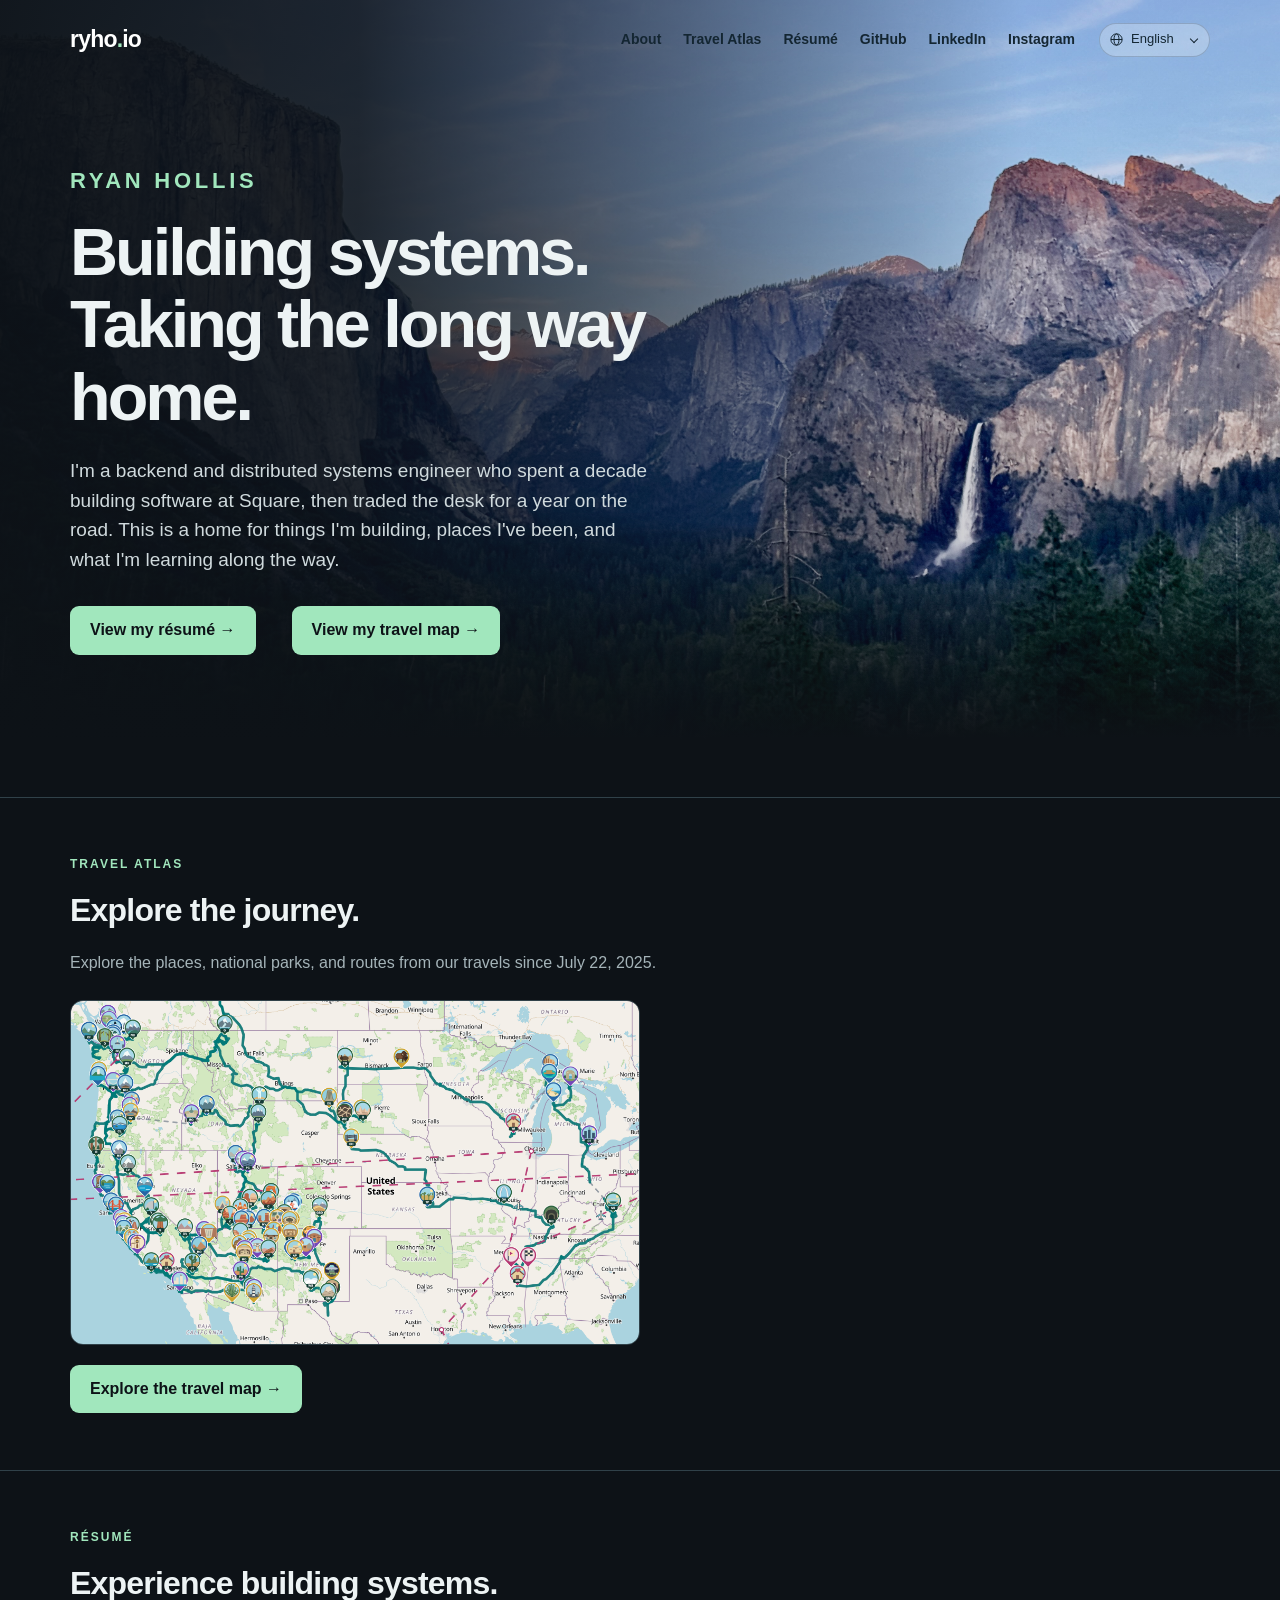
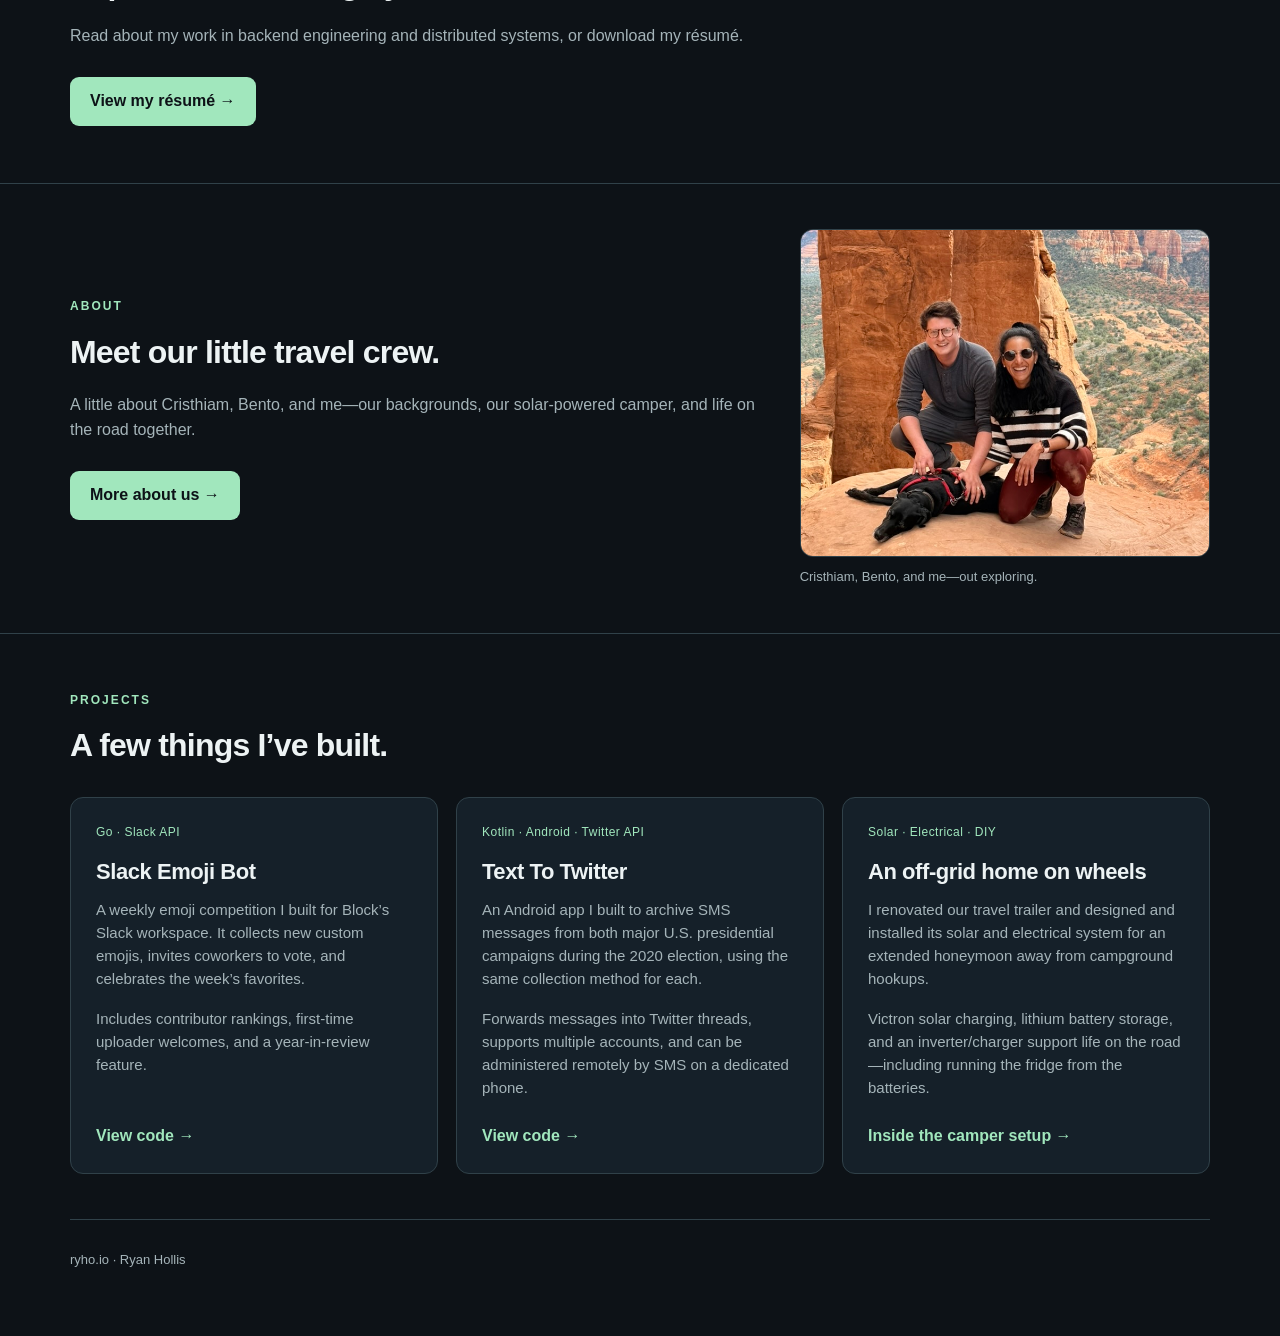
<file: index.html>
<!doctype html>
<html lang="en"><head><meta charset="utf-8"><meta name="viewport" content="width=device-width,initial-scale=1" />
<meta name="description" content="A software engineer's personal site and interactive travel atlas." />
<title>ryho.io — Engineering & the road</title>
<link rel="icon" type="image/png" sizes="64x64" href="favicon.png">
<link rel="apple-touch-icon" sizes="180x180" href="apple-touch-icon.png">

<style>
:root{color-scheme:dark;--bg:#0d1217;--fg:#edf3f4;--sub:#a5b4b9;--line:#304149;--accent:#a1e7bd;--card:#152029}*{box-sizing:border-box}
body{margin:0;font:16px/1.55 -apple-system,BlinkMacSystemFont,Segoe UI,Inter,Arial,sans-serif;background:var(--bg);color:var(--fg)}
a{color:var(--accent);text-decoration:none}a:hover{text-decoration:underline}.wrap{width:min(1140px,calc(100% - 36px));margin:auto}
nav{display:flex;align-items:center;justify-content:space-between;padding:22px 0;gap:20px}.brand{font-weight:800;letter-spacing:-.035em;color:white;font-size:23px}nav .links{display:flex;gap:22px;font-size:14px;color:var(--sub)}
nav .links a{color:var(--sub)}main{padding-top:50px}h1{font-weight:750;letter-spacing:-.045em;line-height:1.09;font-size:clamp(36px,6.2vw,75px);max-width:920px;margin:0 0 23px}h2{font-size:32px;letter-spacing:-.025em;margin:0 0 12px}p{color:var(--sub);max-width:750px}.eyebrow{font-size:12px;letter-spacing:.17em;text-transform:uppercase;color:var(--accent);font-weight:700}
.lead{font-size:19px;margin:0 0 32px}.hero{padding-bottom:62px}.tags{display:flex;gap:9px;flex-wrap:wrap}.tag{border:1px solid var(--line);border-radius:999px;padding:7px 13px;font-size:13px;color:#d1dcdf}
.mapsection{border-top:1px solid var(--line);padding:45px 0}.maptop{display:flex;justify-content:space-between;gap:20px;align-items:end;flex-wrap:wrap}.controls{display:flex;gap:12px;flex-wrap:wrap;align-items:center;margin:24px 0 13px}select,button{color:var(--fg);background:var(--card);border:1px solid #46545c;border-radius:9px;padding:10px 15px;font:inherit;cursor:pointer}button:hover{border-color:var(--accent)}#map{height:clamp(520px,80vh,960px);border:1px solid var(--line);border-radius:15px;overflow:hidden;background:#16232b;width:100vw;max-width:none;margin-left:calc(50% - 50vw);border-radius:0;border-left:0;border-right:0}.legend{display:flex;gap:18px;flex-wrap:wrap;font-size:13px;color:var(--sub);margin:13px 0}.dot{display:inline-block;background:var(--accent);width:10px;height:10px;border-radius:99px;margin-right:5px}
.resume-cta{display:inline-block;background:var(--accent);color:var(--bg);padding:12px 20px;border-radius:9px;font-weight:700;margin:12px 0}
.map-preview{display:block;max-width:570px;margin:24px 0 8px}.map-preview img{display:block;width:100%;height:auto;border:1px solid var(--line);border-radius:13px}nav{flex-wrap:wrap}nav .links{flex-wrap:wrap}
.cards{display:grid;grid-template-columns:repeat(3,minmax(0,1fr));gap:14px;padding-bottom:65px}.card{border:1px solid var(--line);background:var(--card);padding:23px;border-radius:13px}.card strong{display:block;font-size:20px}.card p{font-size:14px;margin:8px 0 0}footer{padding:30px 0 65px;border-top:1px solid var(--line);color:var(--sub);font-size:13px}
.leaflet-control-attribution{font-size:11px!important} @media(max-width:670px){.cards{grid-template-columns:1fr}main{padding-top:22px}.lead{font-size:17px}nav .links{gap:12px}}
.home-top{position:relative;isolation:isolate;margin-bottom:58px}.home-top nav{position:relative;z-index:3}.home-top nav:before{display:none}.home-top nav .brand{color:white}.home-top nav .links a,.home-top .nav-language{color:#142632}.home-top nav .brand span{color:var(--accent)}.home-top nav .links a:hover{color:#285b48}.home-top .nav-toggle{color:#142632}.home-top .nav-panel.is-open{background:#edf4f7;border-color:#8195a1;box-shadow:0 12px 30px rgba(0,0,0,.25)}.home-top nav{--language-surface:rgba(237,244,247,.3);--language-border:rgba(20,38,50,.2)}.home-top nav a:focus-visible,.home-top .nav-toggle:focus-visible{outline:2px solid #142632;outline-offset:3px}main{padding-top:20px}.hero{min-height:620px;display:flex;align-items:center;padding:64px 0;margin-bottom:0}.hero-copy{position:relative;z-index:2;max-width:700px}.hero h1{font-size:clamp(42px,5.2vw,68px);max-width:690px}.hero .lead{max-width:590px;color:#d0dadd}.hero .tag{background:rgba(13,18,23,.65)}.landscape{position:absolute;z-index:0;inset:0 calc((min(1140px,100vw - 36px) - 100vw)/2);margin:0;overflow:hidden}.landscape:after{content:"";position:absolute;inset:0;background:linear-gradient(90deg,rgba(13,18,23,.97) 0%,rgba(13,18,23,.88) 28%,rgba(13,18,23,.5) 54%,rgba(13,18,23,.06) 80%),linear-gradient(0deg,var(--bg),transparent 22%)}.landscape img{display:block;width:100%;height:100%;object-fit:cover;object-position:50% 85%}
@media(min-width:541px) and (max-width:900px){.hero-copy{max-width:78%}.hero h1{font-size:clamp(36px,5.2vw,47px)}.hero .lead{font-size:17px}.hero{padding:48px 0}}
@media(max-width:540px){.home-top{margin-bottom:36px}main{padding-top:12px}.hero{min-height:640px;padding:38px 0;margin-bottom:0}.hero-copy{max-width:100%}.hero h1{font-size:clamp(34px,9vw,46px);max-width:100%}.hero .lead{font-size:16px;color:#e0e7e9;margin-bottom:24px}.hero .eyebrow{font-size:10px;letter-spacing:.12em}.hero .tag{font-size:12px;padding:6px 10px;background:rgba(13,18,23,.72)}.landscape img{object-position:85% 85%}.landscape:after{background:linear-gradient(90deg,rgba(13,18,23,.88),rgba(13,18,23,.68) 65%,rgba(13,18,23,.38)),linear-gradient(0deg,var(--bg),transparent 28%)}}
.hero .hero-name{font-size:clamp(18px,2vw,22px);font-weight:700;letter-spacing:.17em;text-transform:uppercase;color:var(--accent);margin:0 0 18px}
.hero-actions{display:flex;flex-wrap:wrap;gap:16px 36px;margin:0 0 20px}.hero-actions .resume-cta{margin:0}.travel-preview-grid{display:grid;grid-template-columns:minmax(0,1.7fr) minmax(0,1fr);gap:26px;align-items:start;margin:26px 0 12px}.travel-preview-grid .map-preview{max-width:none;margin:0}.travel-person{margin:0}.travel-person img{display:block;width:100%;height:auto;aspect-ratio:1.25;object-fit:cover;object-position:50% 100%;border-radius:13px;border:1px solid var(--line)}.travel-person figcaption{font-size:13px;color:var(--sub);margin-top:10px}.project-grid{display:grid;grid-template-columns:repeat(3,minmax(0,1fr));gap:18px;margin-top:26px}.project-card{display:flex;flex-direction:column;padding:25px;border:1px solid var(--line);border-radius:13px;background:var(--card)}.project-kind{font-size:12px;color:var(--accent);letter-spacing:.04em}.project-card h3{font-size:22px;line-height:1.2;letter-spacing:-.02em;margin:18px 0 12px}.project-card p{font-size:15px;margin:0 0 16px}.project-card a{margin-top:auto;font-weight:650;padding-top:8px}@media(max-width:850px){.project-grid{grid-template-columns:1fr}.project-card{padding:22px}}@media(max-width:600px){.travel-preview-grid{grid-template-columns:1fr}.travel-person{max-width:400px}.travel-person img{aspect-ratio:4/3}}
.about-preview-grid{display:grid;grid-template-columns:minmax(0,1.7fr) minmax(0,1fr);gap:32px;align-items:center}.about-preview-grid .travel-person img{aspect-ratio:1.25}@media(max-width:600px){.about-preview-grid{grid-template-columns:1fr}}

.home-top.hero-image-pending nav {
  --accent: #285b48;
}
.home-top.hero-image-pending nav::before {
  content: "";
  display: block;
  position: absolute;
  z-index: -1;
  inset: 0 -18px;
  background: #edf4f7;
}
.home-top.hero-image-pending nav .brand {
  color: #142632;
}
</style><script src="assets/i18n.js"></script><link rel="stylesheet" href="assets/navigation.css"><script src="assets/navigation.js" defer></script><script src="./assets/local-navigation.js" defer></script></head><body>
<div class="wrap home-top hero-image-pending"><figure class="landscape"><img src="assets/images/yosemite-landscape.jpg" width="4032" height="3024" fetchpriority="high" alt="Yosemite Valley at sunset, with El Capitan, Half Dome, and Bridalveil Fall"></figure>
<script>
  (() => {
    const hero = document.querySelector(".home-top");
    const photo = hero.querySelector(".landscape img");
    const showTransparentMenu = () => hero.classList.remove("hero-image-pending");

    if (typeof photo.decode === "function") {
      photo.decode().then(showTransparentMenu, () => {
        // Keep the readable background if the photo cannot be displayed.
      });
    } else if (photo.complete && photo.naturalWidth > 0) {
      showTransparentMenu();
    } else {
      photo.addEventListener("load", showTransparentMenu, { once: true });
    }
  })();
</script>
<nav><a href="./" class="brand">ryho<span style="color:var(--accent)">.</span>io</a><button class="nav-toggle" type="button" aria-expanded="false" aria-controls="nav-panel"><svg aria-hidden="true" viewBox="0 0 24 24" width="15" height="15" fill="none" stroke="currentColor" stroke-width="1.6" stroke-linecap="round"><path d="M4 6h16M4 12h16M4 18h16"/></svg> <span data-i18n="Menu">Menu</span></button><div class="nav-panel" id="nav-panel"><div class="links"><a href="./about/" data-i18n="About">About</a><a href="./travel/" data-i18n="Travel Atlas">Travel Atlas</a><a href="./resume/" data-i18n="Résumé">Résumé</a><a href="https://github.com/ryho" target="_blank" rel="noopener">GitHub</a><a href="https://www.linkedin.com/in/rhollis7/" target="_blank" rel="noopener">LinkedIn</a><a href="https://www.instagram.com/theryanhollis/" target="_blank" rel="noopener">Instagram</a></div><label class="nav-language"><svg class="language-globe" aria-hidden="true" viewBox="0 0 24 24" fill="none" stroke="currentColor" stroke-width="1.6"><circle cx="12" cy="12" r="9"/><ellipse cx="12" cy="12" rx="4" ry="9"/><path d="M3 12h18"/></svg><span class="language-label" data-i18n="Language">Language</span><select data-language-select aria-label="Language / Idioma / Langue"><option value="en">English</option><option value="es">Español</option><option value="fr">Français</option></select></label></div></nav>
<main><section class="hero" id="about"><div class="hero-copy"><p class="hero-name">Ryan Hollis</p><h1><span data-i18n="Building systems.">Building systems.</span><br><span data-i18n="Taking the long way home.">Taking the long way home.</span></h1>
<p class="lead" data-i18n="I'm a backend and distributed systems engineer who spent a decade building software at Square, then traded the desk for a year on the road. This is a home for things I'm building, places I've been, and what I'm learning along the way.">I'm a backend and distributed systems engineer who spent a decade building software at Square, then traded the desk for a year on the road. This is a home for things I'm building, places I've been, and what I'm learning along the way.</p>
<div class="hero-actions"><a class="resume-cta" href="./resume/" data-i18n="View my résumé →">View my résumé →</a><a class="resume-cta" href="./travel/" data-i18n="View my travel map →">View my travel map →</a></div></div></section></main></div>
<section class="mapsection"><div class="wrap"><p class="eyebrow" data-i18n="Travel Atlas">Travel Atlas</p><h2 data-i18n="Explore the journey.">Explore the journey.</h2><p data-i18n="Explore the places, national parks, and routes from our travels since July 22, 2025.">Explore the places, national parks, and routes from our travels since July 22, 2025.</p><a class="map-preview" href="./travel/"><img src="assets/images/travel-usa-preview.png" width="2152" height="1298" loading="lazy" alt="USA travel map with our route and destination pins"></a><a href="./travel/" style="display:inline-block;background:var(--accent);color:var(--bg);padding:12px 20px;border-radius:9px;font-weight:700;margin:12px 0" data-i18n="Explore the travel map →">Explore the travel map →</a></div></section>
<section class="mapsection"><div class="wrap"><p class="eyebrow" data-i18n="Résumé">Résumé</p><h2 data-i18n="Experience building systems.">Experience building systems.</h2><p data-i18n="Read about my work in backend engineering and distributed systems, or download my résumé.">Read about my work in backend engineering and distributed systems, or download my résumé.</p><a class="resume-cta" href="./resume/" data-i18n="View my résumé →">View my résumé →</a></div></section>
<section class="mapsection"><div class="wrap about-preview-grid"><div><p class="eyebrow" data-i18n="About">About</p><h2 data-i18n="Meet our little travel crew.">Meet our little travel crew.</h2><p data-i18n="A little about Cristhiam, Bento, and me—our backgrounds, our solar-powered camper, and life on the road together.">A little about Cristhiam, Bento, and me—our backgrounds, our solar-powered camper, and life on the road together.</p><a class="resume-cta" href="./about/" data-i18n="More about us →">More about us →</a></div><figure class="travel-person"><img src="assets/photos/about-us.jpg" width="768" height="841" loading="lazy" alt="Ryan, Cristhiam, and Bento together among red rock cliffs"><figcaption data-i18n="Cristhiam, Bento, and me—out exploring.">Cristhiam, Bento, and me—out exploring.</figcaption></figure></div></section>
<section class="mapsection" id="projects"><div class="wrap"><p class="eyebrow" data-i18n="Projects">Projects</p><h2 data-i18n="A few things I’ve built.">A few things I’ve built.</h2><div class="project-grid"><article class="project-card"><span class="project-kind">Go · Slack API</span><h3>Slack Emoji Bot</h3><p data-i18n="A weekly emoji competition I built for Block’s Slack workspace. It collects new custom emojis, invites coworkers to vote, and celebrates the week’s favorites.">A weekly emoji competition I built for Block’s Slack workspace. It collects new custom emojis, invites coworkers to vote, and celebrates the week’s favorites.</p><p data-i18n="Includes contributor rankings, first-time uploader welcomes, and a year-in-review feature.">Includes contributor rankings, first-time uploader welcomes, and a year-in-review feature.</p><a href="https://github.com/ryho/slack-emoji-bot" target="_blank" rel="noopener" data-i18n="View code →">View code →</a></article><article class="project-card"><span class="project-kind">Kotlin · Android · Twitter API</span><h3>Text To Twitter</h3><p data-i18n="An Android app I built to archive SMS messages from both major U.S. presidential campaigns during the 2020 election, using the same collection method for each.">An Android app I built to archive SMS messages from both major U.S. presidential campaigns during the 2020 election, using the same collection method for each.</p><p data-i18n="Forwards messages into Twitter threads, supports multiple accounts, and can be administered remotely by SMS on a dedicated phone.">Forwards messages into Twitter threads, supports multiple accounts, and can be administered remotely by SMS on a dedicated phone.</p><a href="https://github.com/ryho/TextToTwitter" target="_blank" rel="noopener" data-i18n="View code →">View code →</a></article><article class="project-card"><span class="project-kind" data-i18n="Solar · Electrical · DIY">Solar · Electrical · DIY</span><h3 data-i18n="An off-grid home on wheels">An off-grid home on wheels</h3><p data-i18n="I renovated our travel trailer and designed and installed its solar and electrical system for an extended honeymoon away from campground hookups.">I renovated our travel trailer and designed and installed its solar and electrical system for an extended honeymoon away from campground hookups.</p><p data-i18n="Victron solar charging, lithium battery storage, and an inverter/charger support life on the road—including running the fridge from the batteries.">Victron solar charging, lithium battery storage, and an inverter/charger support life on the road—including running the fridge from the batteries.</p><a href="./about/#solar-install" data-i18n="Inside the camper setup →">Inside the camper setup →</a></article></div></div></section>

<div class="wrap">
<footer>ryho.io · Ryan Hollis</footer></div>
</body></html>
</file>
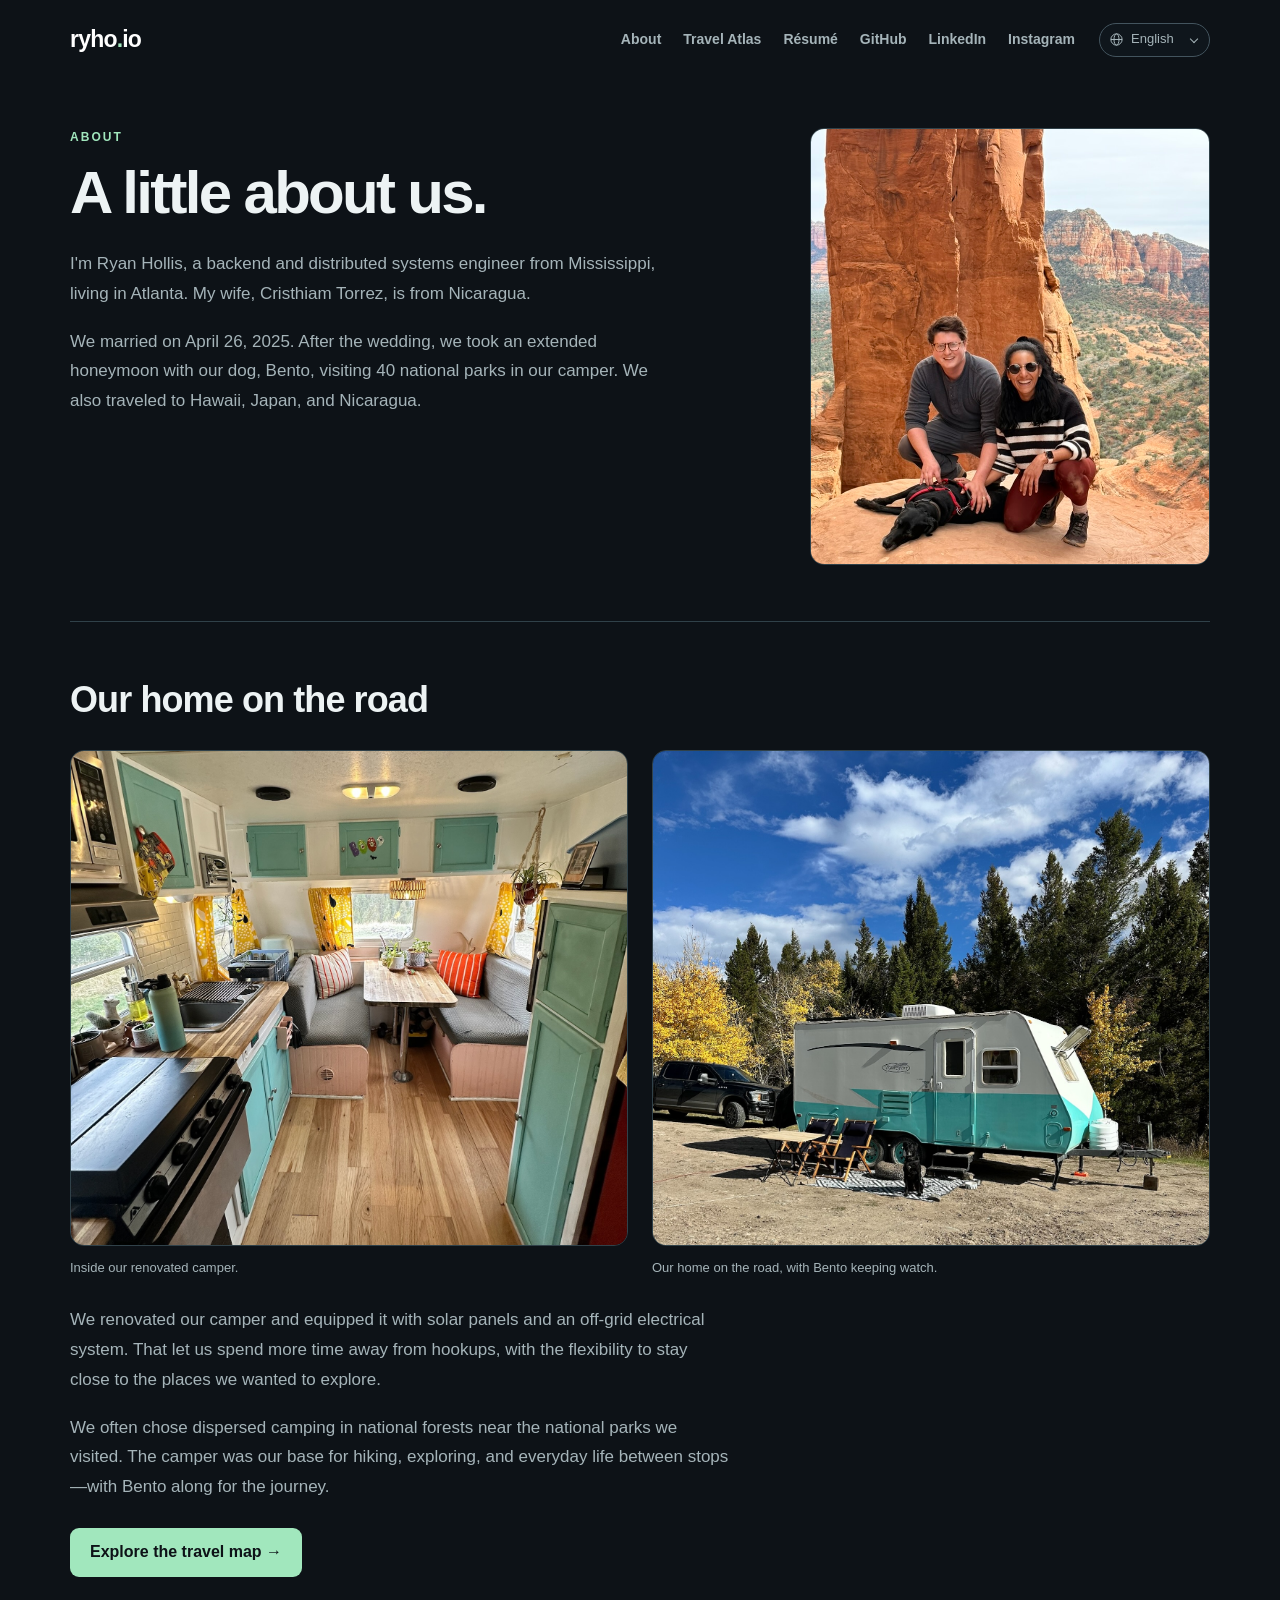
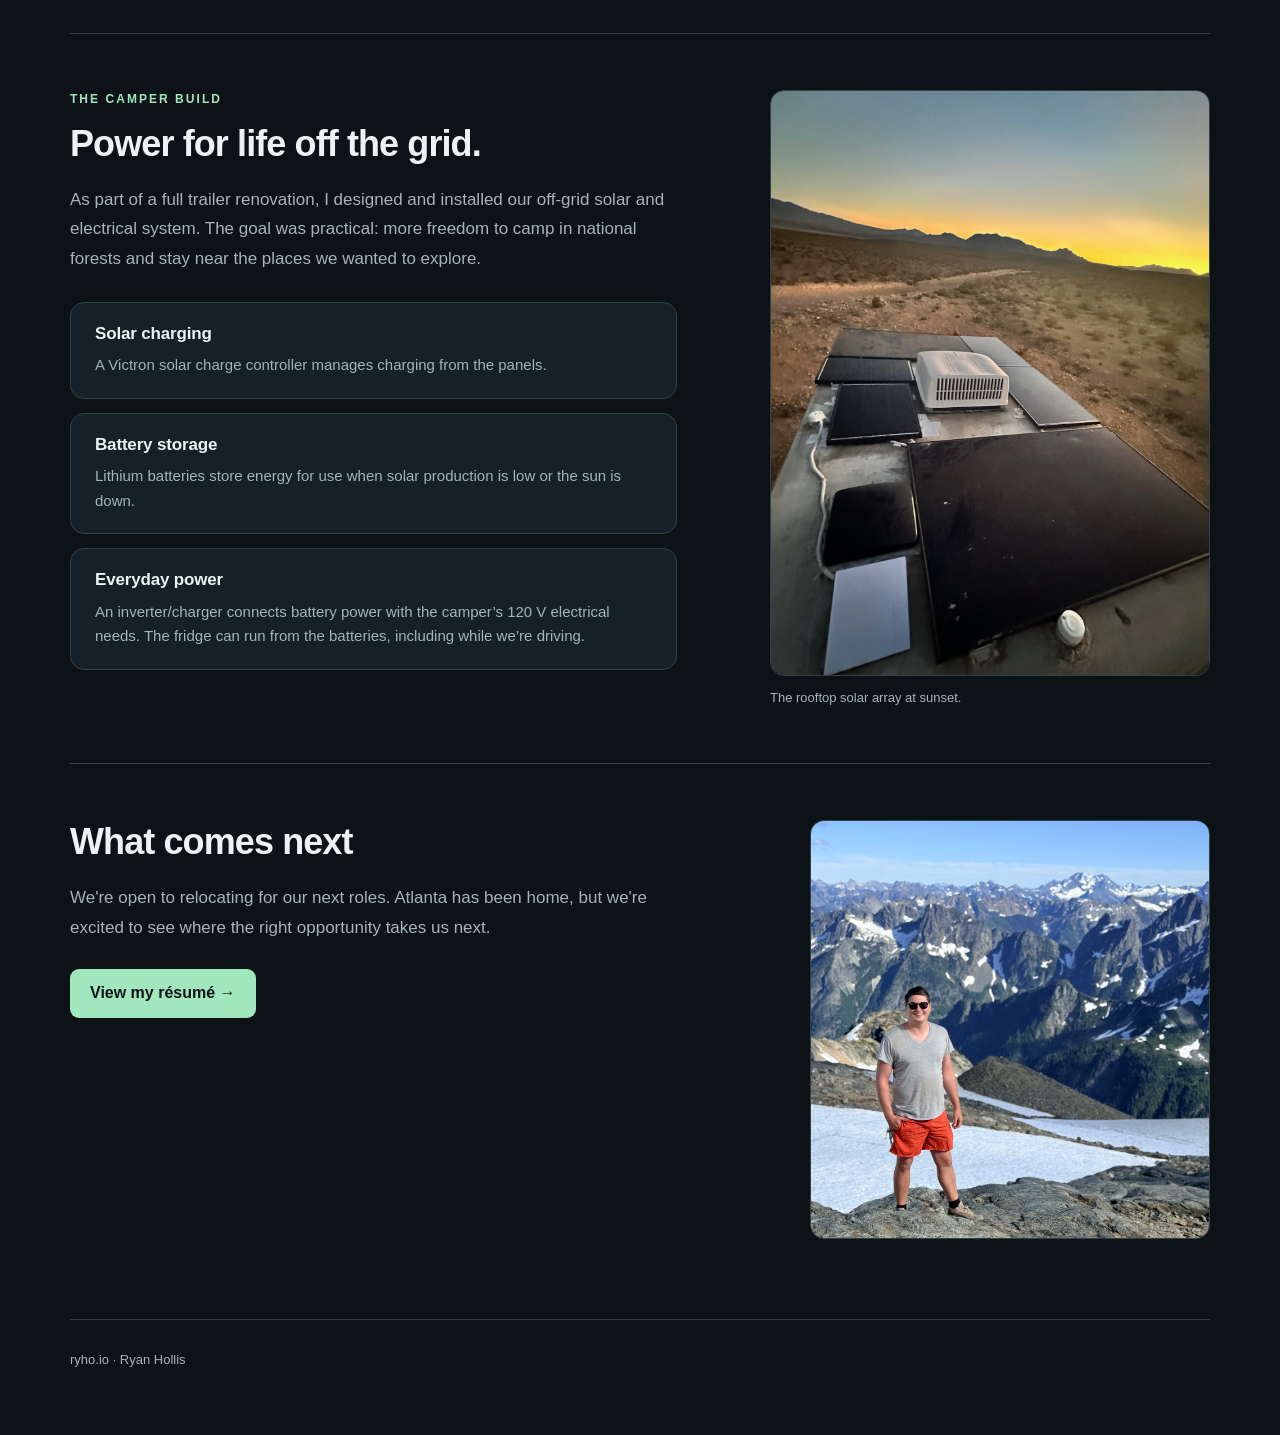
<file: about/index.html>
<!doctype html><html lang="en"><head><meta charset="utf-8"><meta name="viewport" content="width=device-width,initial-scale=1"><meta name="description" content="Meet Ryan Hollis, Cristhiam Torrez, and Bento, and read about their travels in a solar-powered camper."><title>About — Ryan Hollis</title>
<link rel="icon" type="image/png" sizes="64x64" href="../favicon.png">
<link rel="apple-touch-icon" sizes="180x180" href="../apple-touch-icon.png">
<style>
:root{color-scheme:dark;--bg:#0d1217;--fg:#edf3f4;--sub:#a5b4b9;--line:#304149;--accent:#a1e7bd;--card:#152029}*{box-sizing:border-box}
body{margin:0;font:16px/1.55 -apple-system,BlinkMacSystemFont,Segoe UI,Inter,Arial,sans-serif;background:var(--bg);color:var(--fg)}
a{color:var(--accent);text-decoration:none}a:hover{text-decoration:underline}.wrap{width:min(1140px,calc(100% - 36px));margin:auto}
nav{display:flex;align-items:center;justify-content:space-between;padding:22px 0;gap:20px}.brand{font-weight:800;letter-spacing:-.035em;color:white;font-size:23px}nav .links{display:flex;gap:22px;font-size:14px;color:var(--sub)}
nav .links a{color:var(--sub)}main{padding-top:50px}h1{font-weight:750;letter-spacing:-.045em;line-height:1.09;font-size:clamp(36px,6.2vw,75px);max-width:920px;margin:0 0 23px}h2{font-size:32px;letter-spacing:-.025em;margin:0 0 12px}p{color:var(--sub);max-width:750px}.eyebrow{font-size:12px;letter-spacing:.17em;text-transform:uppercase;color:var(--accent);font-weight:700}
.lead{font-size:19px;margin:0 0 32px}.hero{padding-bottom:62px}.tags{display:flex;gap:9px;flex-wrap:wrap}.tag{border:1px solid var(--line);border-radius:999px;padding:7px 13px;font-size:13px;color:#d1dcdf}
.mapsection{border-top:1px solid var(--line);padding:45px 0}.maptop{display:flex;justify-content:space-between;gap:20px;align-items:end;flex-wrap:wrap}.controls{display:flex;gap:12px;flex-wrap:wrap;align-items:center;margin:24px 0 13px}select,button{color:var(--fg);background:var(--card);border:1px solid #46545c;border-radius:9px;padding:10px 15px;font:inherit;cursor:pointer}button:hover{border-color:var(--accent)}#map{height:clamp(520px,80vh,960px);border:1px solid var(--line);border-radius:15px;overflow:hidden;background:#16232b;width:100vw;max-width:none;margin-left:calc(50% - 50vw);border-radius:0;border-left:0;border-right:0}.legend{display:flex;gap:18px;flex-wrap:wrap;font-size:13px;color:var(--sub);margin:13px 0}.dot{display:inline-block;background:var(--accent);width:10px;height:10px;border-radius:99px;margin-right:5px}
.resume-cta{display:inline-block;background:var(--accent);color:var(--bg);padding:12px 20px;border-radius:9px;font-weight:700;margin:12px 0}
.map-preview{display:block;max-width:570px;margin:24px 0 8px}.map-preview img{display:block;width:100%;height:auto;border:1px solid var(--line);border-radius:13px}nav{flex-wrap:wrap}nav .links{flex-wrap:wrap}
.cards{display:grid;grid-template-columns:repeat(3,minmax(0,1fr));gap:14px;padding-bottom:65px}.card{border:1px solid var(--line);background:var(--card);padding:23px;border-radius:13px}.card strong{display:block;font-size:20px}.card p{font-size:14px;margin:8px 0 0}footer{padding:30px 0 65px;border-top:1px solid var(--line);color:var(--sub);font-size:13px}
.leaflet-control-attribution{font-size:11px!important} @media(max-width:670px){.cards{grid-template-columns:1fr}main{padding-top:22px}.lead{font-size:17px}nav .links{gap:12px}}
.about-main{padding-top:48px;padding-bottom:24px;--section-space:56px;--photo-radius:14px}
.about-main h1{font-size:clamp(36px,4.8vw,60px);margin:0 0 24px}
.about-main h2{font-size:clamp(28px,3vw,36px);line-height:1.2;margin:0 0 20px}
.about-main p{font-size:17px;line-height:1.75;max-width:70ch;margin:0 0 18px}
.about-main .eyebrow{font-size:12px;line-height:1.5;letter-spacing:.17em;margin:0 0 14px}
.about-intro,.next-layout,.solar-layout{display:grid;grid-template-columns:minmax(0,1.25fr) minmax(0,1fr);gap:48px;align-items:start}
.about-intro{padding-bottom:var(--section-space)}
.about-main figure{margin:0}
.about-main img{display:block;width:100%;height:auto;border:1px solid var(--line);border-radius:var(--photo-radius)}
.about-portrait,.next-photo{width:100%;max-width:400px;justify-self:end}
.about-section{width:100%;border-top:1px solid var(--line);padding:var(--section-space) 0}
.about-main figcaption{font-size:13px;line-height:1.5;color:var(--sub);margin-top:12px}
.about-main .resume-cta{margin:8px 0 0}
.camper-gallery{display:grid;grid-template-columns:repeat(2,minmax(0,1fr));gap:24px;margin:28px 0}
.solar-layout{margin-top:0}.solar-components{margin-top:28px}
.solar-components{display:grid;grid-template-columns:1fr;gap:14px}
.solar-components>div{padding:20px 24px;background:var(--card);border:1px solid var(--line);border-radius:var(--photo-radius)}
.solar-components h3{font-size:17px;line-height:1.3;letter-spacing:-.01em;margin:0 0 8px;color:var(--fg)}
.about-main .solar-components p{font-size:15px;line-height:1.65;margin:0}
.solar-photo{width:100%;max-width:440px;justify-self:end}
nav [aria-current="page"]{color:var(--accent)}
@media(max-width:760px){.about-main{padding-top:28px;--section-space:36px}.about-intro,.next-layout,.solar-layout{grid-template-columns:1fr;gap:26px}.about-portrait,.next-photo,.solar-photo{justify-self:start}.about-main p{font-size:16px}.solar-components>div{padding:20px}}
@media(max-width:540px){.camper-gallery{grid-template-columns:1fr;gap:24px;margin:24px 0}.about-main h1{font-size:38px}.about-main h2{font-size:28px}}
</style><script src="../assets/i18n.js"></script><link rel="stylesheet" href="../assets/navigation.css"><script src="../assets/navigation.js" defer></script><script src="../assets/local-navigation.js" defer></script></head><body><div class="wrap"><nav><a href="../" class="brand">ryho<span style="color:var(--accent)">.</span>io</a><button class="nav-toggle" type="button" aria-expanded="false" aria-controls="nav-panel"><svg aria-hidden="true" viewBox="0 0 24 24" width="15" height="15" fill="none" stroke="currentColor" stroke-width="1.6" stroke-linecap="round"><path d="M4 6h16M4 12h16M4 18h16"/></svg> <span data-i18n="Menu">Menu</span></button><div class="nav-panel" id="nav-panel"><div class="links"><a href="../about/" aria-current="page" data-i18n="About">About</a><a href="../travel/" data-i18n="Travel Atlas">Travel Atlas</a><a href="../resume/" data-i18n="Résumé">Résumé</a><a href="https://github.com/ryho" target="_blank" rel="noopener">GitHub</a><a href="https://www.linkedin.com/in/rhollis7/" target="_blank" rel="noopener">LinkedIn</a><a href="https://www.instagram.com/theryanhollis/" target="_blank" rel="noopener">Instagram</a></div><label class="nav-language"><svg class="language-globe" aria-hidden="true" viewBox="0 0 24 24" fill="none" stroke="currentColor" stroke-width="1.6"><circle cx="12" cy="12" r="9"/><ellipse cx="12" cy="12" rx="4" ry="9"/><path d="M3 12h18"/></svg><span class="language-label" data-i18n="Language">Language</span><select data-language-select aria-label="Language / Idioma / Langue"><option value="en">English</option><option value="es">Español</option><option value="fr">Français</option></select></label></div></nav><main class="about-main"><div class="about-intro"><div><p class="eyebrow" data-i18n="About">About</p><h1 data-i18n="A little about us.">A little about us.</h1><p class="lead" data-i18n="I&#x27;m Ryan Hollis, a backend and distributed systems engineer from Mississippi, living in Atlanta. My wife, Cristhiam Torrez, is from Nicaragua.">I&#x27;m Ryan Hollis, a backend and distributed systems engineer from Mississippi, living in Atlanta. My wife, Cristhiam Torrez, is from Nicaragua.</p><p class="lead" data-i18n="We married on April 26, 2025. After the wedding, we took an extended honeymoon with our dog, Bento, visiting 40 national parks in our camper. We also traveled to Hawaii, Japan, and Nicaragua.">We married on April 26, 2025. After the wedding, we took an extended honeymoon with our dog, Bento, visiting 40 national parks in our camper. We also traveled to Hawaii, Japan, and Nicaragua.</p></div><figure class="about-portrait"><img src="../assets/photos/about-us.jpg" alt="Ryan, Cristhiam, and Bento together among red rock cliffs" width="768" height="841"></figure></div><section class="about-section"><h2 data-i18n="Our home on the road">Our home on the road</h2><div class="camper-gallery"><figure><img src="../assets/photos/camper-interior.jpg" alt="Renovated camper kitchen and dining area with teal cabinets, yellow curtains, and wood countertops" width="1536" height="1365" loading="lazy"><figcaption data-i18n="Inside our renovated camper.">Inside our renovated camper.</figcaption></figure><figure><img src="../assets/photos/camper-campsite.jpg" alt="Teal and white camper beside trees with golden leaves, camp chairs, and Bento" width="1536" height="1365" loading="lazy"><figcaption data-i18n="Our home on the road, with Bento keeping watch.">Our home on the road, with Bento keeping watch.</figcaption></figure></div><p data-i18n="We renovated our camper and equipped it with solar panels and an off-grid electrical system. That let us spend more time away from hookups, with the flexibility to stay close to the places we wanted to explore.">We renovated our camper and equipped it with solar panels and an off-grid electrical system. That let us spend more time away from hookups, with the flexibility to stay close to the places we wanted to explore.</p><p data-i18n="We often chose dispersed camping in national forests near the national parks we visited. The camper was our base for hiking, exploring, and everyday life between stops—with Bento along for the journey.">We often chose dispersed camping in national forests near the national parks we visited. The camper was our base for hiking, exploring, and everyday life between stops—with Bento along for the journey.</p><a class="resume-cta" href="../travel/" data-i18n="Explore the travel map →">Explore the travel map →</a></section><section class="about-section" id="solar-install"><div class="solar-layout"><div><p class="eyebrow" data-i18n="The camper build">The camper build</p><h2 data-i18n="Power for life off the grid.">Power for life off the grid.</h2><p data-i18n="As part of a full trailer renovation, I designed and installed our off-grid solar and electrical system. The goal was practical: more freedom to camp in national forests and stay near the places we wanted to explore.">As part of a full trailer renovation, I designed and installed our off-grid solar and electrical system. The goal was practical: more freedom to camp in national forests and stay near the places we wanted to explore.</p><div class="solar-components"><div><h3 data-i18n="Solar charging">Solar charging</h3><p data-i18n="A Victron solar charge controller manages charging from the panels.">A Victron solar charge controller manages charging from the panels.</p></div><div><h3 data-i18n="Battery storage">Battery storage</h3><p data-i18n="Lithium batteries store energy for use when solar production is low or the sun is down.">Lithium batteries store energy for use when solar production is low or the sun is down.</p></div><div><h3 data-i18n="Everyday power">Everyday power</h3><p data-i18n="An inverter/charger connects battery power with the camper’s 120 V electrical needs. The fridge can run from the batteries, including while we’re driving.">An inverter/charger connects battery power with the camper’s 120 V electrical needs. The fridge can run from the batteries, including while we’re driving.</p></div></div></div><div class="solar-photo"><figure><img src="../assets/photos/camper-solar-roof.jpg" alt="Solar panels arranged around the rooftop air conditioner, overlooking a desert sunset" width="1340" height="1787" loading="lazy"><figcaption data-i18n="The rooftop solar array at sunset.">The rooftop solar array at sunset.</figcaption></figure></div></div></section><section class="about-section"><div class="next-layout"><div><h2 data-i18n="What comes next">What comes next</h2><p data-i18n="We&#x27;re open to relocating for our next roles. Atlanta has been home, but we&#x27;re excited to see where the right opportunity takes us next.">We&#x27;re open to relocating for our next roles. Atlanta has been home, but we&#x27;re excited to see where the right opportunity takes us next.</p><a class="resume-cta" href="../resume/" data-i18n="View my résumé →">View my résumé →</a></div><figure class="next-photo"><img src="../assets/photos/what-comes-next.jpg" alt="Ryan standing on a rocky mountain summit with snowy peaks behind him" width="2832" height="2963" loading="lazy"></figure></div></section></main><footer>ryho.io · Ryan Hollis</footer></div></body></html>
</file>
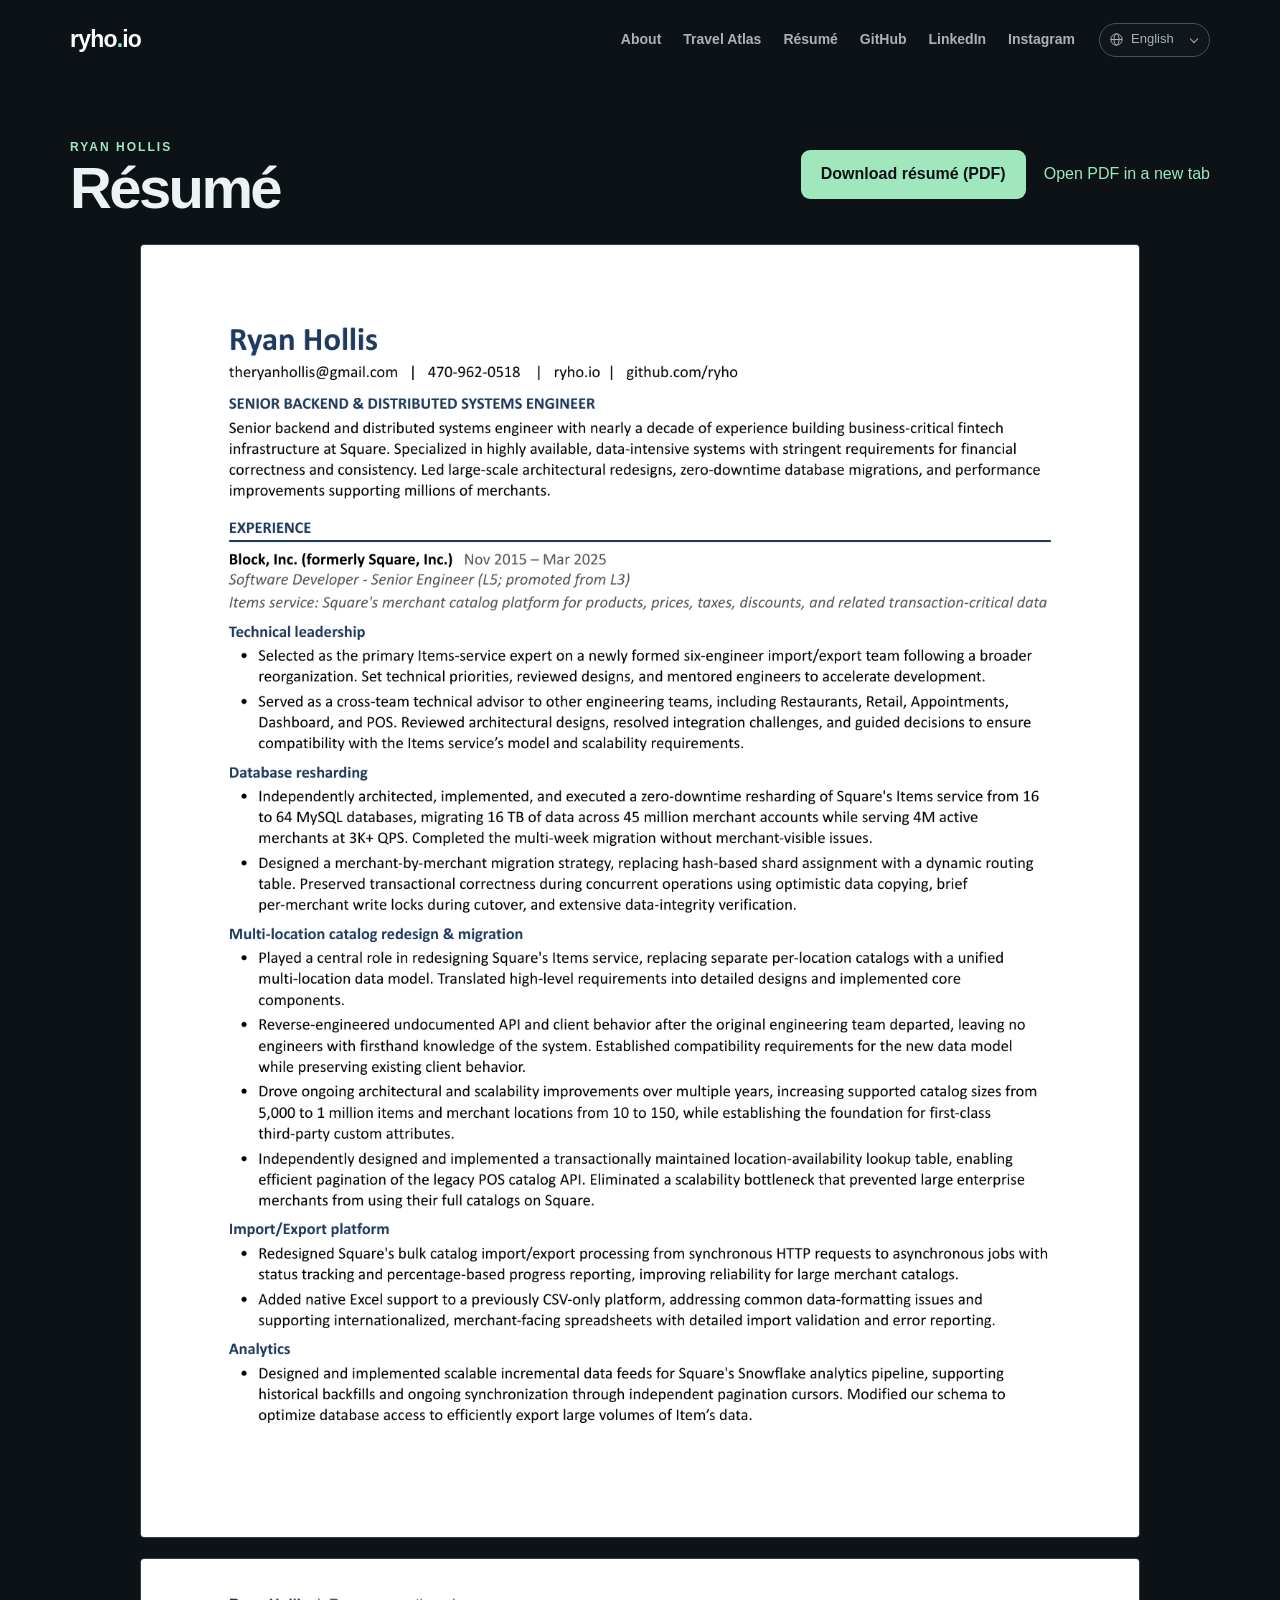
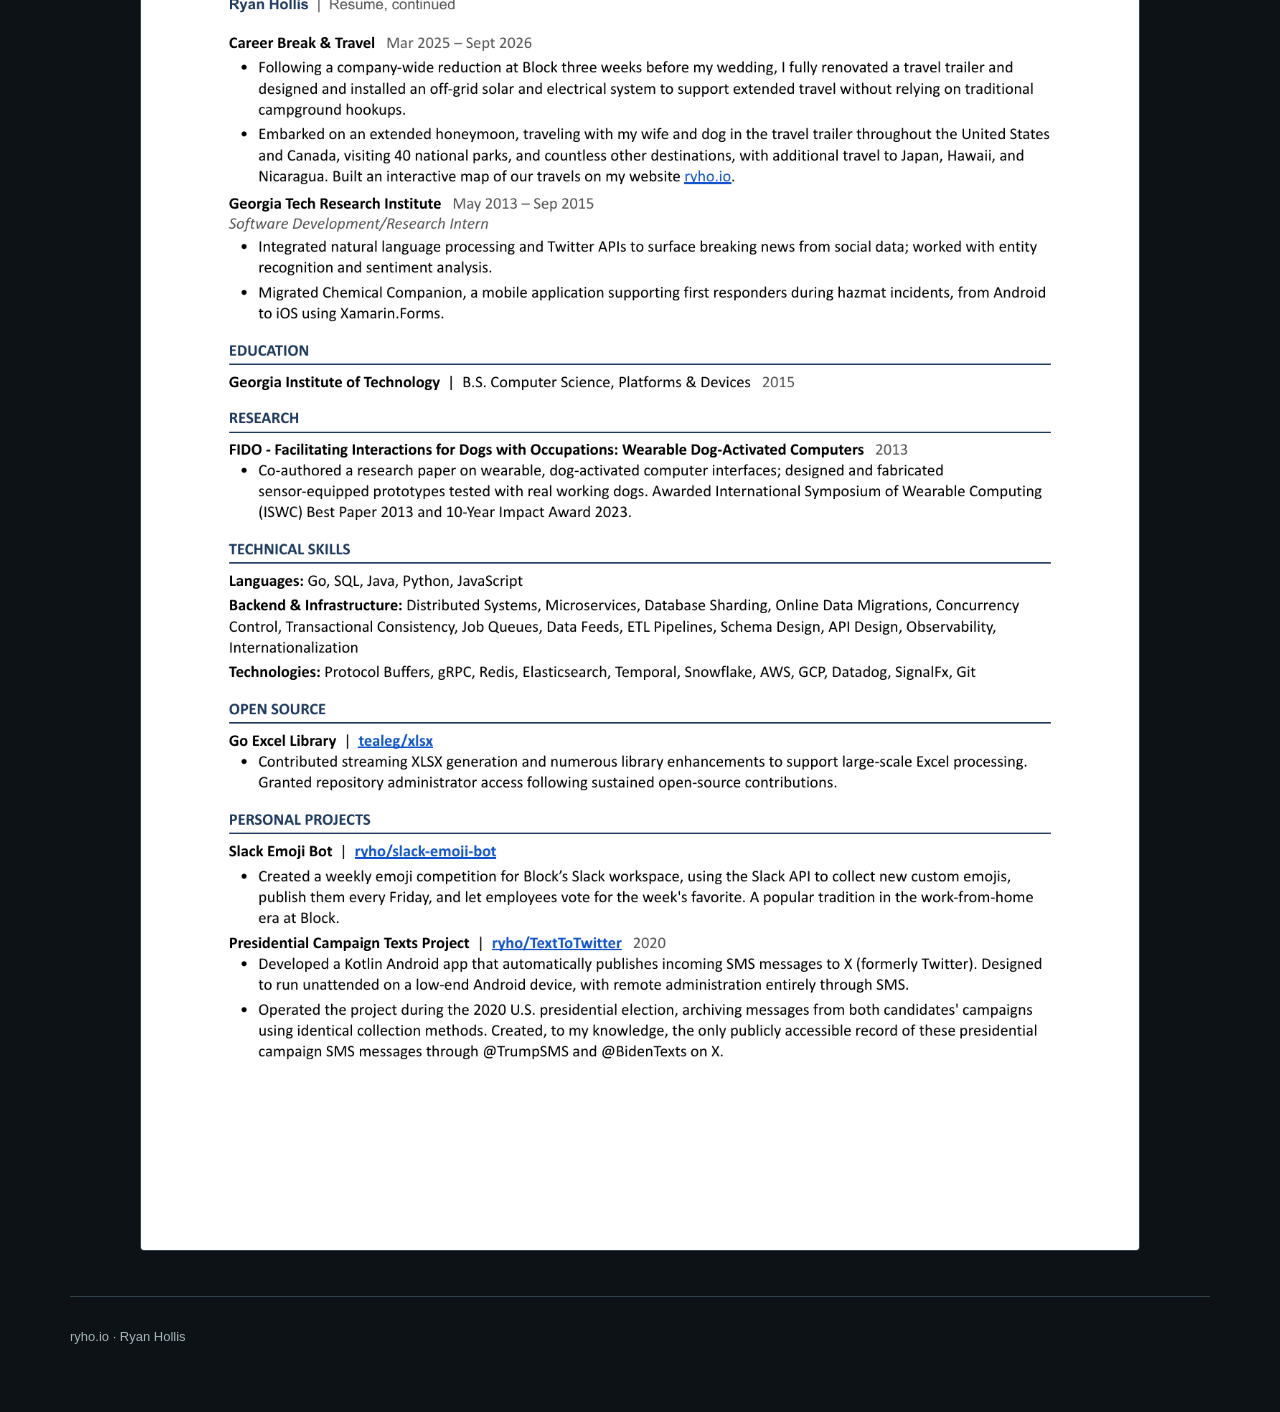
<file: resume/index.html>
<!doctype html>
<html lang="en"><head><meta charset="utf-8"><meta name="viewport" content="width=device-width,initial-scale=1"><meta name="description" content="Ryan Hollis’s résumé — backend engineering and distributed systems."><title>Résumé — Ryan Hollis</title>
<link rel="icon" type="image/png" sizes="64x64" href="../favicon.png">
<link rel="apple-touch-icon" sizes="180x180" href="../apple-touch-icon.png">
<style>
:root{color-scheme:dark;--bg:#0d1217;--fg:#edf3f4;--sub:#a5b4b9;--line:#304149;--accent:#a1e7bd;--card:#152029}*{box-sizing:border-box}
body{margin:0;font:16px/1.55 -apple-system,BlinkMacSystemFont,Segoe UI,Inter,Arial,sans-serif;background:var(--bg);color:var(--fg)}
a{color:var(--accent);text-decoration:none}a:hover{text-decoration:underline}.wrap{width:min(1140px,calc(100% - 36px));margin:auto}
nav{display:flex;align-items:center;justify-content:space-between;padding:22px 0;gap:20px}.brand{font-weight:800;letter-spacing:-.035em;color:white;font-size:23px}nav .links{display:flex;gap:22px;font-size:14px;color:var(--sub)}
nav .links a{color:var(--sub)}main{padding-top:50px}h1{font-weight:750;letter-spacing:-.045em;line-height:1.09;font-size:clamp(36px,6.2vw,75px);max-width:920px;margin:0 0 23px}h2{font-size:32px;letter-spacing:-.025em;margin:0 0 12px}p{color:var(--sub);max-width:750px}.eyebrow{font-size:12px;letter-spacing:.17em;text-transform:uppercase;color:var(--accent);font-weight:700}
.lead{font-size:19px;margin:0 0 32px}.hero{padding-bottom:62px}.tags{display:flex;gap:9px;flex-wrap:wrap}.tag{border:1px solid var(--line);border-radius:999px;padding:7px 13px;font-size:13px;color:#d1dcdf}
.mapsection{border-top:1px solid var(--line);padding:45px 0}.maptop{display:flex;justify-content:space-between;gap:20px;align-items:end;flex-wrap:wrap}.controls{display:flex;gap:12px;flex-wrap:wrap;align-items:center;margin:24px 0 13px}select,button{color:var(--fg);background:var(--card);border:1px solid #46545c;border-radius:9px;padding:10px 15px;font:inherit;cursor:pointer}button:hover{border-color:var(--accent)}#map{height:clamp(520px,80vh,960px);border:1px solid var(--line);border-radius:15px;overflow:hidden;background:#16232b;width:100vw;max-width:none;margin-left:calc(50% - 50vw);border-radius:0;border-left:0;border-right:0}.legend{display:flex;gap:18px;flex-wrap:wrap;font-size:13px;color:var(--sub);margin:13px 0}.dot{display:inline-block;background:var(--accent);width:10px;height:10px;border-radius:99px;margin-right:5px}
.resume-cta{display:inline-block;background:var(--accent);color:var(--bg);padding:12px 20px;border-radius:9px;font-weight:700;margin:12px 0}
.map-preview{display:block;max-width:570px;margin:24px 0 8px}.map-preview img{display:block;width:100%;height:auto;border:1px solid var(--line);border-radius:13px}nav{flex-wrap:wrap}nav .links{flex-wrap:wrap}
.cards{display:grid;grid-template-columns:repeat(3,minmax(0,1fr));gap:14px;padding-bottom:65px}.card{border:1px solid var(--line);background:var(--card);padding:23px;border-radius:13px}.card strong{display:block;font-size:20px}.card p{font-size:14px;margin:8px 0 0}footer{padding:30px 0 65px;border-top:1px solid var(--line);color:var(--sub);font-size:13px}
.leaflet-control-attribution{font-size:11px!important} @media(max-width:670px){.cards{grid-template-columns:1fr}main{padding-top:22px}.lead{font-size:17px}nav .links{gap:12px}}

.resume-pages{display:grid;gap:20px;margin:0 auto 45px;max-width:1000px}.resume-pages img{display:block;width:100%;height:auto;background:white;border-radius:4px;border:1px solid var(--line)}.resume-heading{display:flex;justify-content:space-between;align-items:center;gap:20px;flex-wrap:wrap;margin-bottom:25px}.resume-heading h1{font-size:clamp(38px,5vw,58px);margin:0}.resume-heading p{margin:8px 0 0}.resume-document{display:block;width:100%;height:1100px;height:max(750px,90vh);border:1px solid var(--line);border-radius:12px;background:#fff;margin-bottom:45px}.resume-fallback{padding:24px;color:#152029}.resume-fallback a{color:#007a78}.resume-actions{display:flex;gap:18px;align-items:center;flex-wrap:wrap}nav [aria-current="page"]{color:var(--accent)}@media(max-width:670px){.resume-document{height:80vh;min-height:560px}}
</style><script src="../assets/i18n.js"></script><link rel="stylesheet" href="../assets/navigation.css"><script src="../assets/navigation.js" defer></script><script src="../assets/local-navigation.js" defer></script></head><body><div class="wrap"><nav><a href="../" class="brand">ryho<span style="color:var(--accent)">.</span>io</a><button class="nav-toggle" type="button" aria-expanded="false" aria-controls="nav-panel"><svg aria-hidden="true" viewBox="0 0 24 24" width="15" height="15" fill="none" stroke="currentColor" stroke-width="1.6" stroke-linecap="round"><path d="M4 6h16M4 12h16M4 18h16"/></svg> <span data-i18n="Menu">Menu</span></button><div class="nav-panel" id="nav-panel"><div class="links"><a href="../about/" data-i18n="About">About</a><a href="../travel/" data-i18n="Travel Atlas">Travel Atlas</a><a href="../resume/" aria-current="page" data-i18n="Résumé">Résumé</a><a href="https://github.com/ryho" target="_blank" rel="noopener">GitHub</a><a href="https://www.linkedin.com/in/rhollis7/" target="_blank" rel="noopener">LinkedIn</a><a href="https://www.instagram.com/theryanhollis/" target="_blank" rel="noopener">Instagram</a></div><label class="nav-language"><svg class="language-globe" aria-hidden="true" viewBox="0 0 24 24" fill="none" stroke="currentColor" stroke-width="1.6"><circle cx="12" cy="12" r="9"/><ellipse cx="12" cy="12" rx="4" ry="9"/><path d="M3 12h18"/></svg><span class="language-label" data-i18n="Language">Language</span><select data-language-select aria-label="Language / Idioma / Langue"><option value="en">English</option><option value="es">Español</option><option value="fr">Français</option></select></label></div></nav>
<main><div class="resume-heading"><div><p class="eyebrow">Ryan Hollis</p><h1 data-i18n="Résumé">Résumé</h1></div><div class="resume-actions"><a class="resume-cta" href="../assets/documents/Ryan%20Hollis%20Resume.pdf" download="Ryan Hollis Resume.pdf" data-i18n="Download résumé (PDF)">Download résumé (PDF)</a><a href="../assets/documents/Ryan%20Hollis%20Resume.pdf" target="_blank" rel="noopener" data-i18n="Open PDF in a new tab">Open PDF in a new tab</a></div></div>
<div class="resume-pages" aria-label="Ryan Hollis résumé"><img src="../assets/documents/resume-page-1.png" width="1391" height="1800" alt="Ryan Hollis résumé, page 1"><img src="../assets/documents/resume-page-2.png" width="1391" height="1800" alt="Ryan Hollis résumé, page 2" loading="lazy"></div></main><footer>ryho.io · Ryan Hollis</footer></div></body></html>
</file>
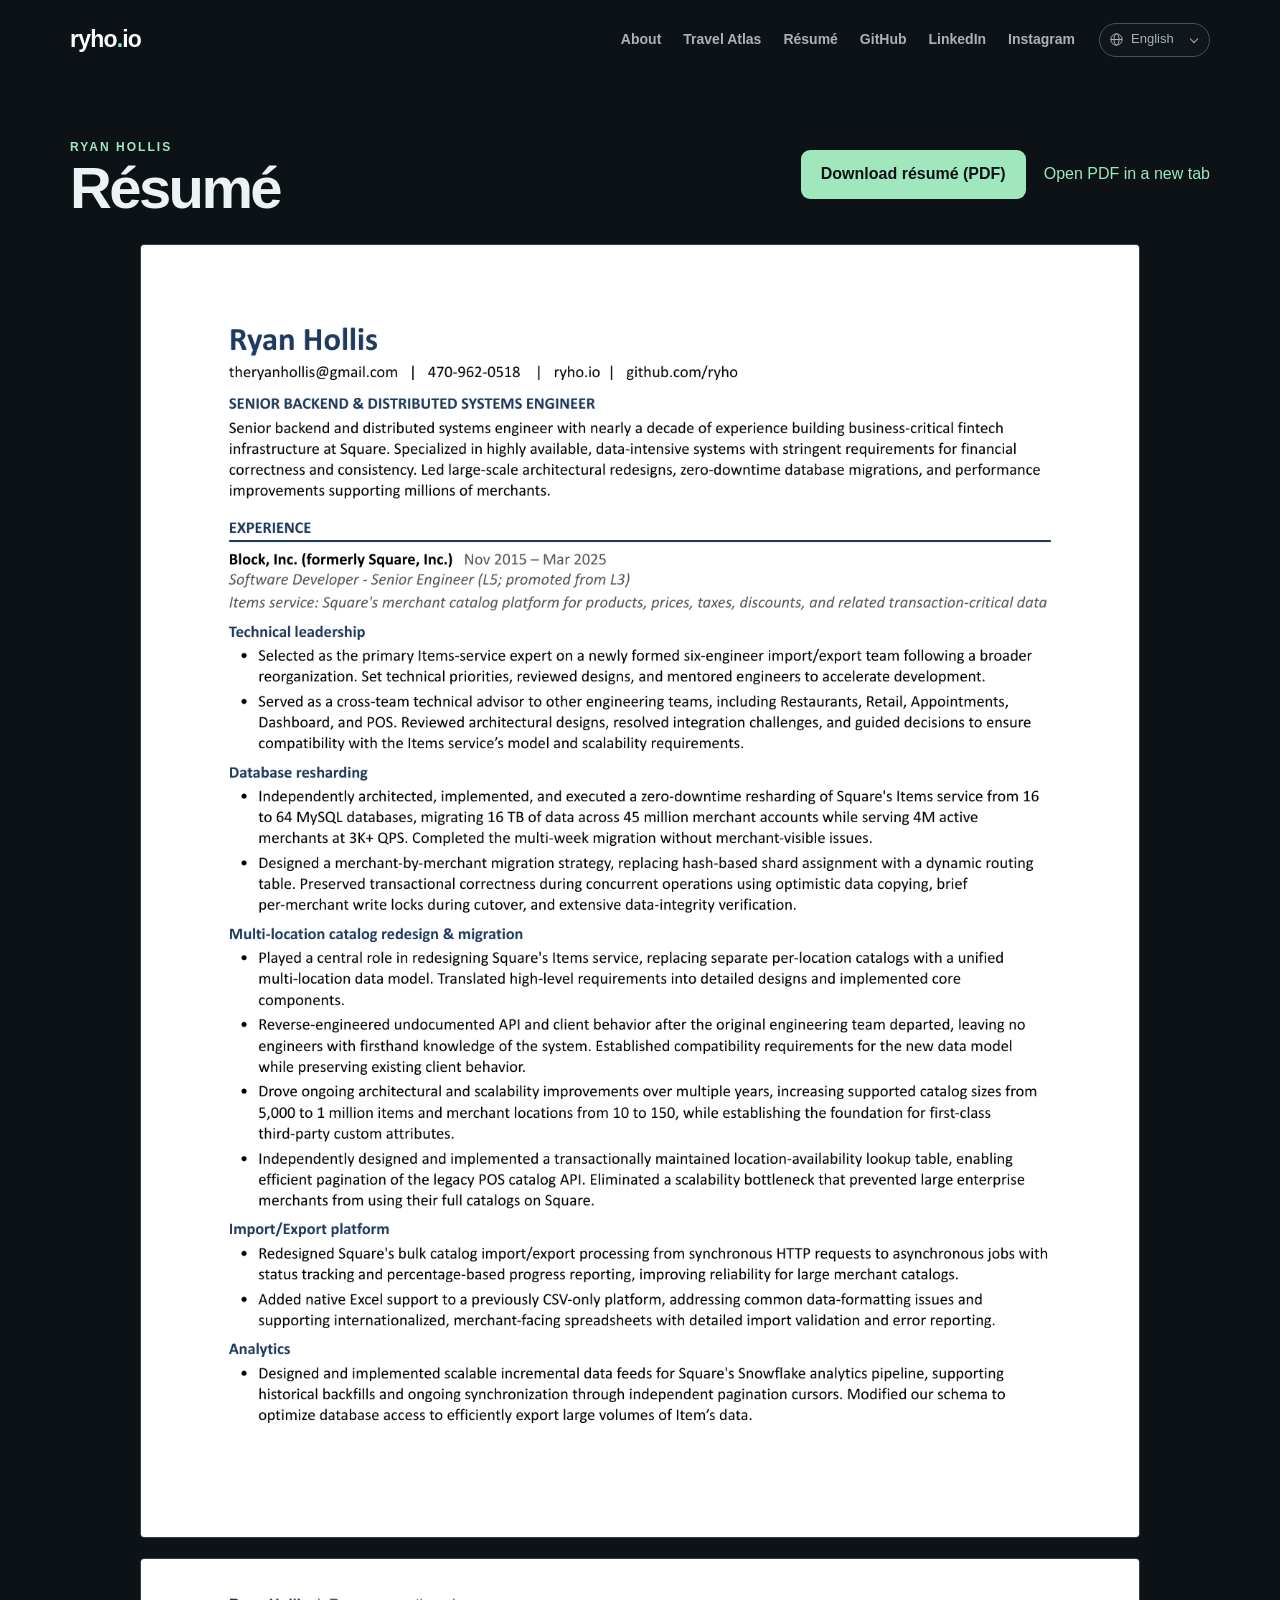
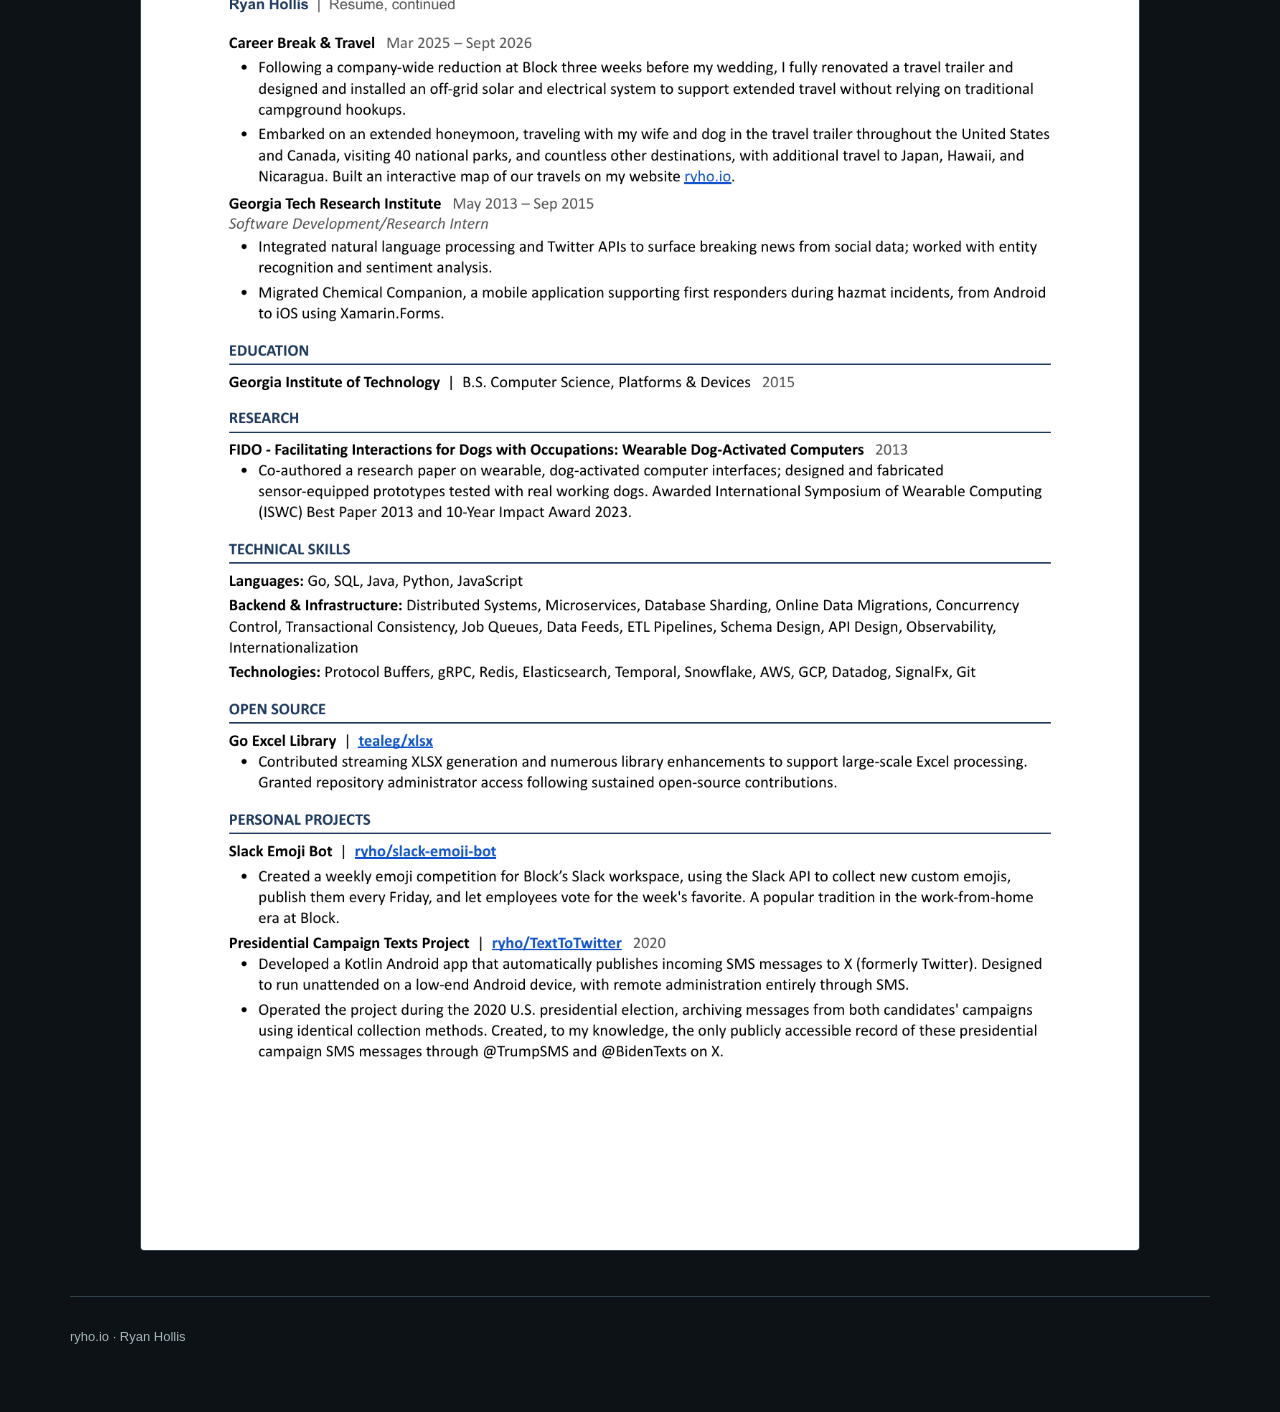
<file: resume.html>
<!doctype html>
<html lang="en"><head><meta charset="utf-8"><meta name="viewport" content="width=device-width,initial-scale=1"><meta name="description" content="Ryan Hollis’s résumé — backend engineering and distributed systems."><title>Résumé — Ryan Hollis</title>
<link rel="icon" type="image/png" sizes="64x64" href="favicon.png">
<link rel="apple-touch-icon" sizes="180x180" href="apple-touch-icon.png">
<style>
:root{color-scheme:dark;--bg:#0d1217;--fg:#edf3f4;--sub:#a5b4b9;--line:#304149;--accent:#a1e7bd;--card:#152029}*{box-sizing:border-box}
body{margin:0;font:16px/1.55 -apple-system,BlinkMacSystemFont,Segoe UI,Inter,Arial,sans-serif;background:var(--bg);color:var(--fg)}
a{color:var(--accent);text-decoration:none}a:hover{text-decoration:underline}.wrap{width:min(1140px,calc(100% - 36px));margin:auto}
nav{display:flex;align-items:center;justify-content:space-between;padding:22px 0;gap:20px}.brand{font-weight:800;letter-spacing:-.035em;color:white;font-size:23px}nav .links{display:flex;gap:22px;font-size:14px;color:var(--sub)}
nav .links a{color:var(--sub)}main{padding-top:50px}h1{font-weight:750;letter-spacing:-.045em;line-height:1.09;font-size:clamp(36px,6.2vw,75px);max-width:920px;margin:0 0 23px}h2{font-size:32px;letter-spacing:-.025em;margin:0 0 12px}p{color:var(--sub);max-width:750px}.eyebrow{font-size:12px;letter-spacing:.17em;text-transform:uppercase;color:var(--accent);font-weight:700}
.lead{font-size:19px;margin:0 0 32px}.hero{padding-bottom:62px}.tags{display:flex;gap:9px;flex-wrap:wrap}.tag{border:1px solid var(--line);border-radius:999px;padding:7px 13px;font-size:13px;color:#d1dcdf}
.mapsection{border-top:1px solid var(--line);padding:45px 0}.maptop{display:flex;justify-content:space-between;gap:20px;align-items:end;flex-wrap:wrap}.controls{display:flex;gap:12px;flex-wrap:wrap;align-items:center;margin:24px 0 13px}select,button{color:var(--fg);background:var(--card);border:1px solid #46545c;border-radius:9px;padding:10px 15px;font:inherit;cursor:pointer}button:hover{border-color:var(--accent)}#map{height:clamp(520px,80vh,960px);border:1px solid var(--line);border-radius:15px;overflow:hidden;background:#16232b;width:100vw;max-width:none;margin-left:calc(50% - 50vw);border-radius:0;border-left:0;border-right:0}.legend{display:flex;gap:18px;flex-wrap:wrap;font-size:13px;color:var(--sub);margin:13px 0}.dot{display:inline-block;background:var(--accent);width:10px;height:10px;border-radius:99px;margin-right:5px}
.resume-cta{display:inline-block;background:var(--accent);color:var(--bg);padding:12px 20px;border-radius:9px;font-weight:700;margin:12px 0}
.map-preview{display:block;max-width:570px;margin:24px 0 8px}.map-preview img{display:block;width:100%;height:auto;border:1px solid var(--line);border-radius:13px}nav{flex-wrap:wrap}nav .links{flex-wrap:wrap}
.cards{display:grid;grid-template-columns:repeat(3,minmax(0,1fr));gap:14px;padding-bottom:65px}.card{border:1px solid var(--line);background:var(--card);padding:23px;border-radius:13px}.card strong{display:block;font-size:20px}.card p{font-size:14px;margin:8px 0 0}footer{padding:30px 0 65px;border-top:1px solid var(--line);color:var(--sub);font-size:13px}
.leaflet-control-attribution{font-size:11px!important} @media(max-width:670px){.cards{grid-template-columns:1fr}main{padding-top:22px}.lead{font-size:17px}nav .links{gap:12px}}

.resume-pages{display:grid;gap:20px;margin:0 auto 45px;max-width:1000px}.resume-pages img{display:block;width:100%;height:auto;background:white;border-radius:4px;border:1px solid var(--line)}.resume-heading{display:flex;justify-content:space-between;align-items:center;gap:20px;flex-wrap:wrap;margin-bottom:25px}.resume-heading h1{font-size:clamp(38px,5vw,58px);margin:0}.resume-heading p{margin:8px 0 0}.resume-document{display:block;width:100%;height:1100px;height:max(750px,90vh);border:1px solid var(--line);border-radius:12px;background:#fff;margin-bottom:45px}.resume-fallback{padding:24px;color:#152029}.resume-fallback a{color:#007a78}.resume-actions{display:flex;gap:18px;align-items:center;flex-wrap:wrap}nav [aria-current="page"]{color:var(--accent)}@media(max-width:670px){.resume-document{height:80vh;min-height:560px}}
</style><script src="assets/i18n.js"></script><link rel="stylesheet" href="assets/navigation.css"><script src="assets/navigation.js" defer></script></head><body><div class="wrap"><nav><a href="index.html" class="brand">ryho<span style="color:var(--accent)">.</span>io</a><button class="nav-toggle" type="button" aria-expanded="false" aria-controls="nav-panel"><svg aria-hidden="true" viewBox="0 0 24 24" width="15" height="15" fill="none" stroke="currentColor" stroke-width="1.6" stroke-linecap="round"><path d="M4 6h16M4 12h16M4 18h16"/></svg> <span data-i18n="Menu">Menu</span></button><div class="nav-panel" id="nav-panel"><div class="links"><a href="about.html" data-i18n="About">About</a><a href="travel.html" data-i18n="Travel Atlas">Travel Atlas</a><a href="resume.html" aria-current="page" data-i18n="Résumé">Résumé</a><a href="https://github.com/ryho" target="_blank" rel="noopener">GitHub</a><a href="https://www.linkedin.com/in/rhollis7/" target="_blank" rel="noopener">LinkedIn</a><a href="https://www.instagram.com/theryanhollis/" target="_blank" rel="noopener">Instagram</a></div><label class="nav-language"><svg class="language-globe" aria-hidden="true" viewBox="0 0 24 24" fill="none" stroke="currentColor" stroke-width="1.6"><circle cx="12" cy="12" r="9"/><ellipse cx="12" cy="12" rx="4" ry="9"/><path d="M3 12h18"/></svg><span class="language-label" data-i18n="Language">Language</span><select data-language-select aria-label="Language / Idioma / Langue"><option value="en">English</option><option value="es">Español</option><option value="fr">Français</option></select></label></div></nav>
<main><div class="resume-heading"><div><p class="eyebrow">Ryan Hollis</p><h1 data-i18n="Résumé">Résumé</h1></div><div class="resume-actions"><a class="resume-cta" href="assets/documents/Ryan%20Hollis%20Resume.pdf" download="Ryan Hollis Resume.pdf" data-i18n="Download résumé (PDF)">Download résumé (PDF)</a><a href="assets/documents/Ryan%20Hollis%20Resume.pdf" target="_blank" rel="noopener" data-i18n="Open PDF in a new tab">Open PDF in a new tab</a></div></div>
<div class="resume-pages" aria-label="Ryan Hollis résumé"><img src="assets/documents/resume-page-1.png" width="1391" height="1800" alt="Ryan Hollis résumé, page 1"><img src="assets/documents/resume-page-2.png" width="1391" height="1800" alt="Ryan Hollis résumé, page 2" loading="lazy"></div></main><footer>ryho.io · Ryan Hollis</footer></div></body></html>
</file>
<file: assets/navigation.css>
nav .nav-language{display:flex;gap:6px;align-items:center;font:inherit;font-size:14px;color:var(--sub)}nav .nav-language select{font:inherit;color:inherit}
nav .nav-panel{display:flex;align-items:center;gap:24px}nav .nav-toggle{display:none}
@media(max-width:1000px){nav{position:relative;gap:14px}nav .nav-panel{width:100%;flex-direction:column;align-items:stretch;gap:20px;padding:20px;border:1px solid var(--line);border-radius:12px;background:var(--bg)}nav .nav-panel .links{display:flex;flex-direction:column;gap:0}nav .nav-panel .links a{padding:10px 0;font-size:16px}nav .nav-panel label{justify-content:space-between;font-size:16px}.js-nav .nav-toggle{display:flex;align-items:center;gap:8px;margin-left:auto;padding:9px 13px;background:rgba(21,32,41,.3);color:var(--fg);border:1px solid var(--line);border-radius:8px;font:inherit;cursor:pointer}.js-nav .nav-toggle:focus-visible{outline:2px solid var(--accent);outline-offset:3px}.js-nav .nav-panel{display:none}.js-nav .nav-panel.is-open{display:flex}}

nav .nav-language{position:relative;display:inline-flex;align-items:center;gap:0;justify-content:initial;width:max-content;flex-shrink:0;border:1px solid var(--language-border,#43545e);border-radius:999px;background:var(--language-surface,rgba(21,32,41,.3));padding:0 9px;min-height:32px;transition:border-color .15s,box-shadow .15s}
nav .nav-language .language-label{position:absolute;width:1px;height:1px;padding:0;margin:-1px;overflow:hidden;clip-path:inset(50%);white-space:nowrap}
nav .language-globe{width:15px;height:15px;flex-shrink:0;pointer-events:none}
nav .nav-language select{appearance:none;-webkit-appearance:none;font:inherit;font-size:13px;font-weight:500;line-height:1.3;color:inherit;background:transparent;border:0;border-radius:999px;padding:7px 19px 7px 7px;margin:0;min-height:32px;cursor:pointer;box-shadow:none;outline:none}
nav .nav-language:after{content:"";position:absolute;right:12px;top:12px;width:5px;height:5px;border-right:1.5px solid currentColor;border-bottom:1.5px solid currentColor;transform:rotate(45deg);pointer-events:none}
nav .nav-language:focus-within{outline:2px solid currentColor;outline-offset:3px}nav .nav-language:hover{border-color:currentColor}nav .nav-language select option{color:#edf3f4;background:#152029}

nav .nav-panel .links a,nav .nav-toggle{font-weight:650}

nav.js-nav .nav-toggle{gap:7px;min-height:34px;padding:7px 12px;border-radius:999px;border:1px solid var(--language-border,#43545e);background:var(--language-surface,rgba(21,32,41,.3));font-size:13px;font-weight:500;line-height:1.3;transition:border-color .15s,box-shadow .15s}
nav.js-nav .nav-toggle:hover{border-color:currentColor}nav.js-nav .nav-toggle:focus-visible{outline:2px solid currentColor;outline-offset:3px}nav .nav-toggle svg{flex-shrink:0}

.home-top nav.js-nav .nav-toggle{color:#142632}
</file>
